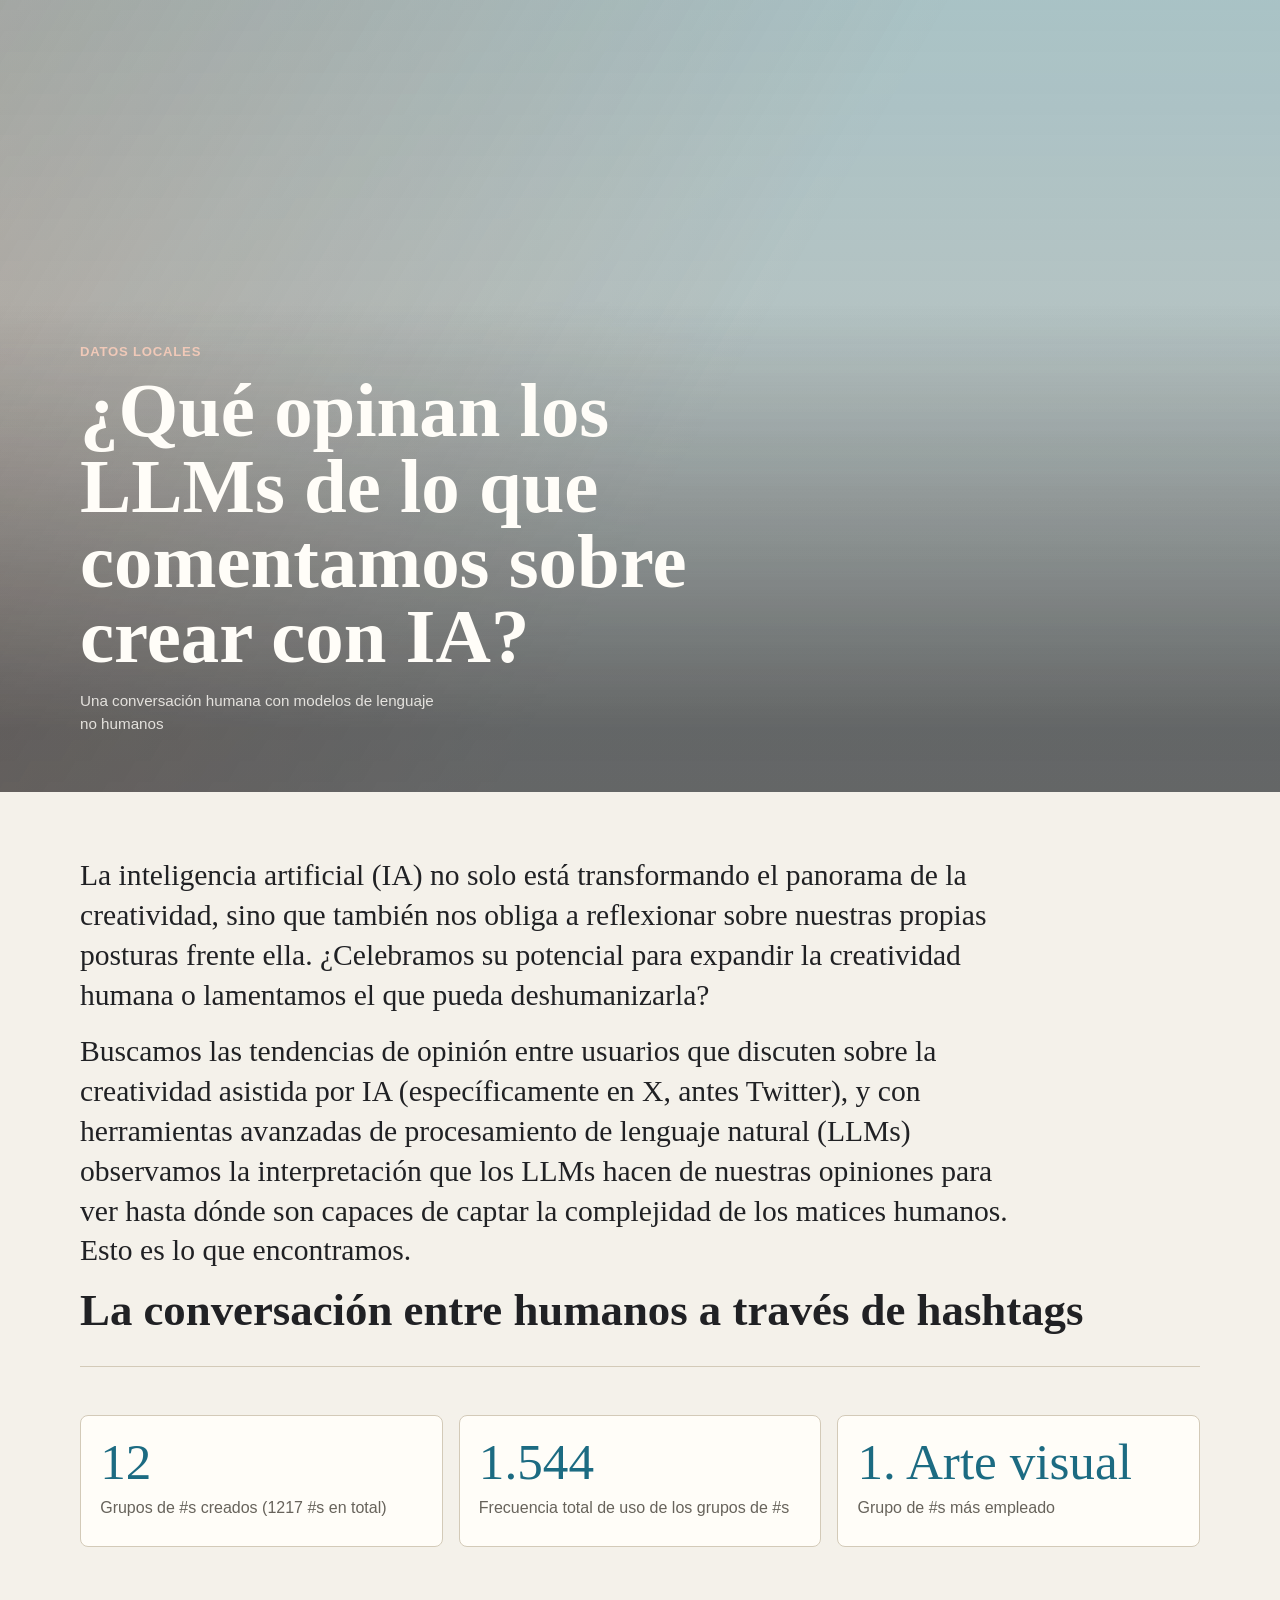
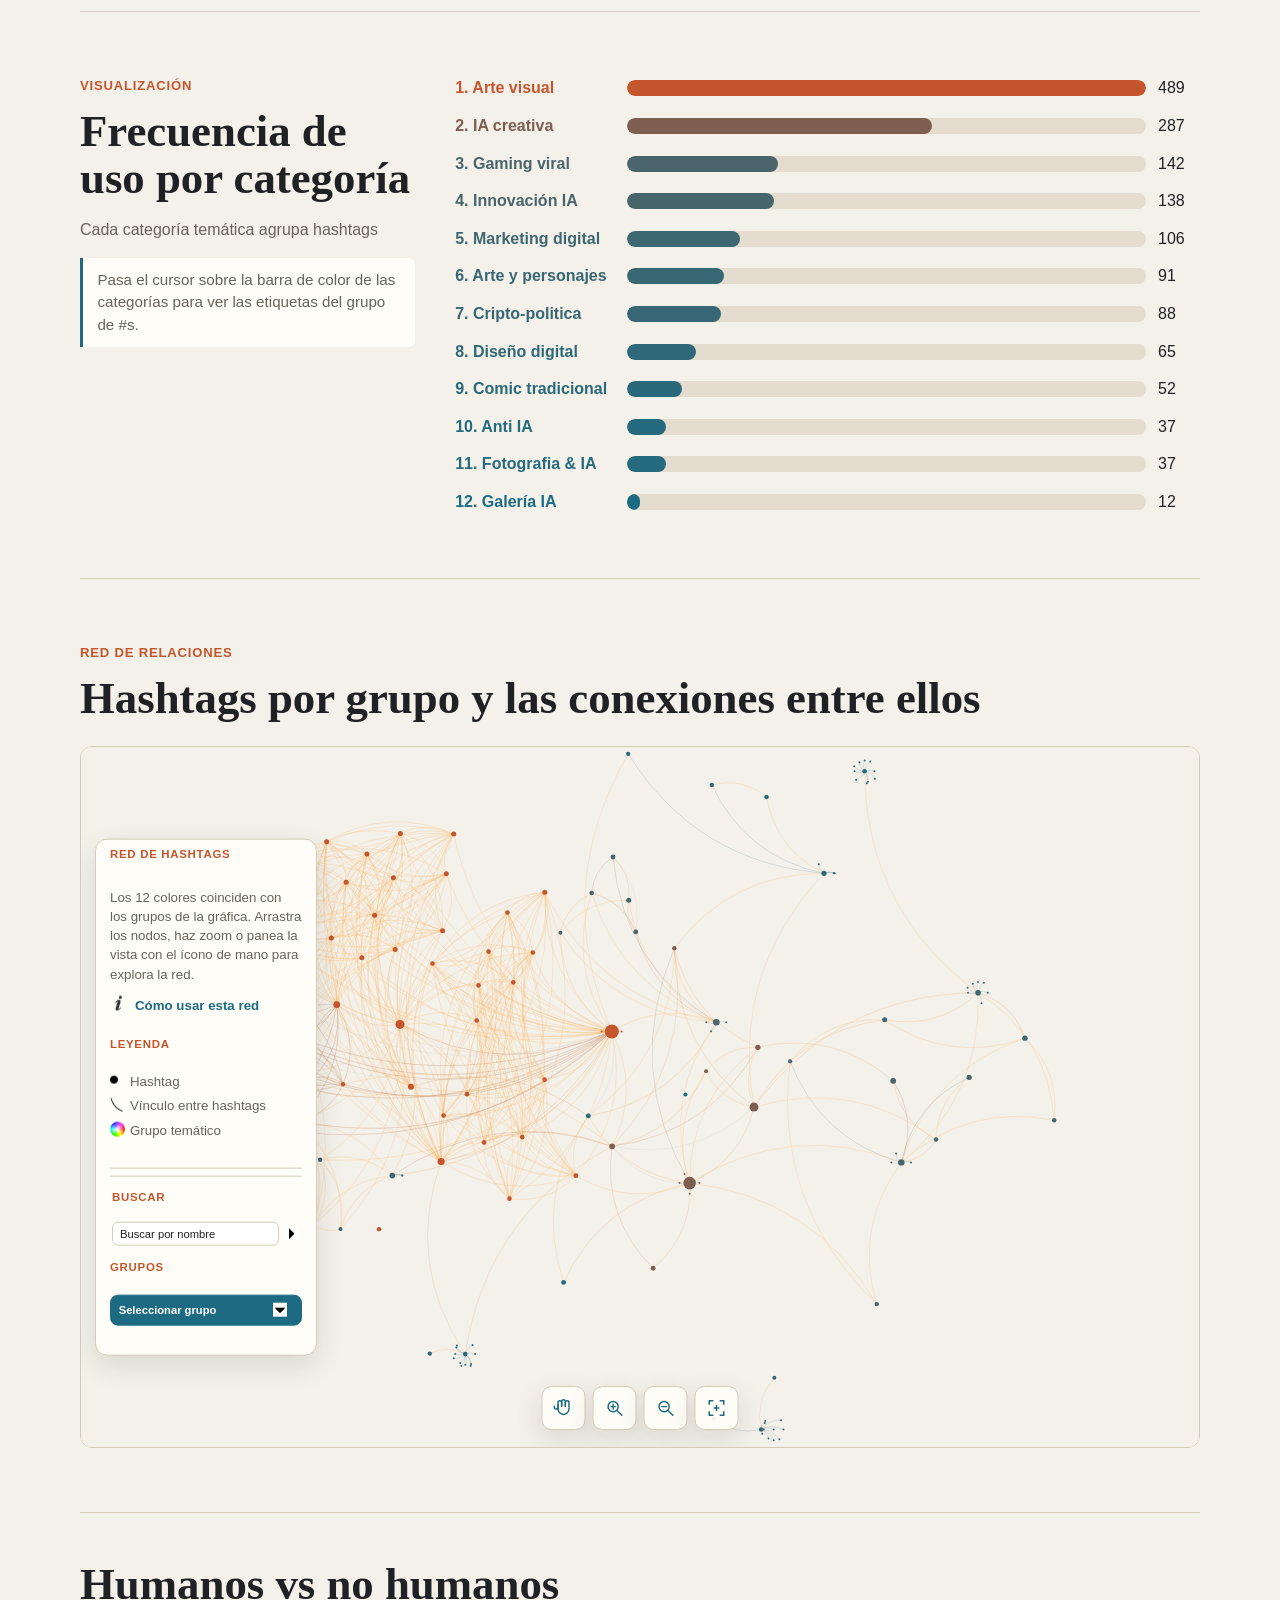
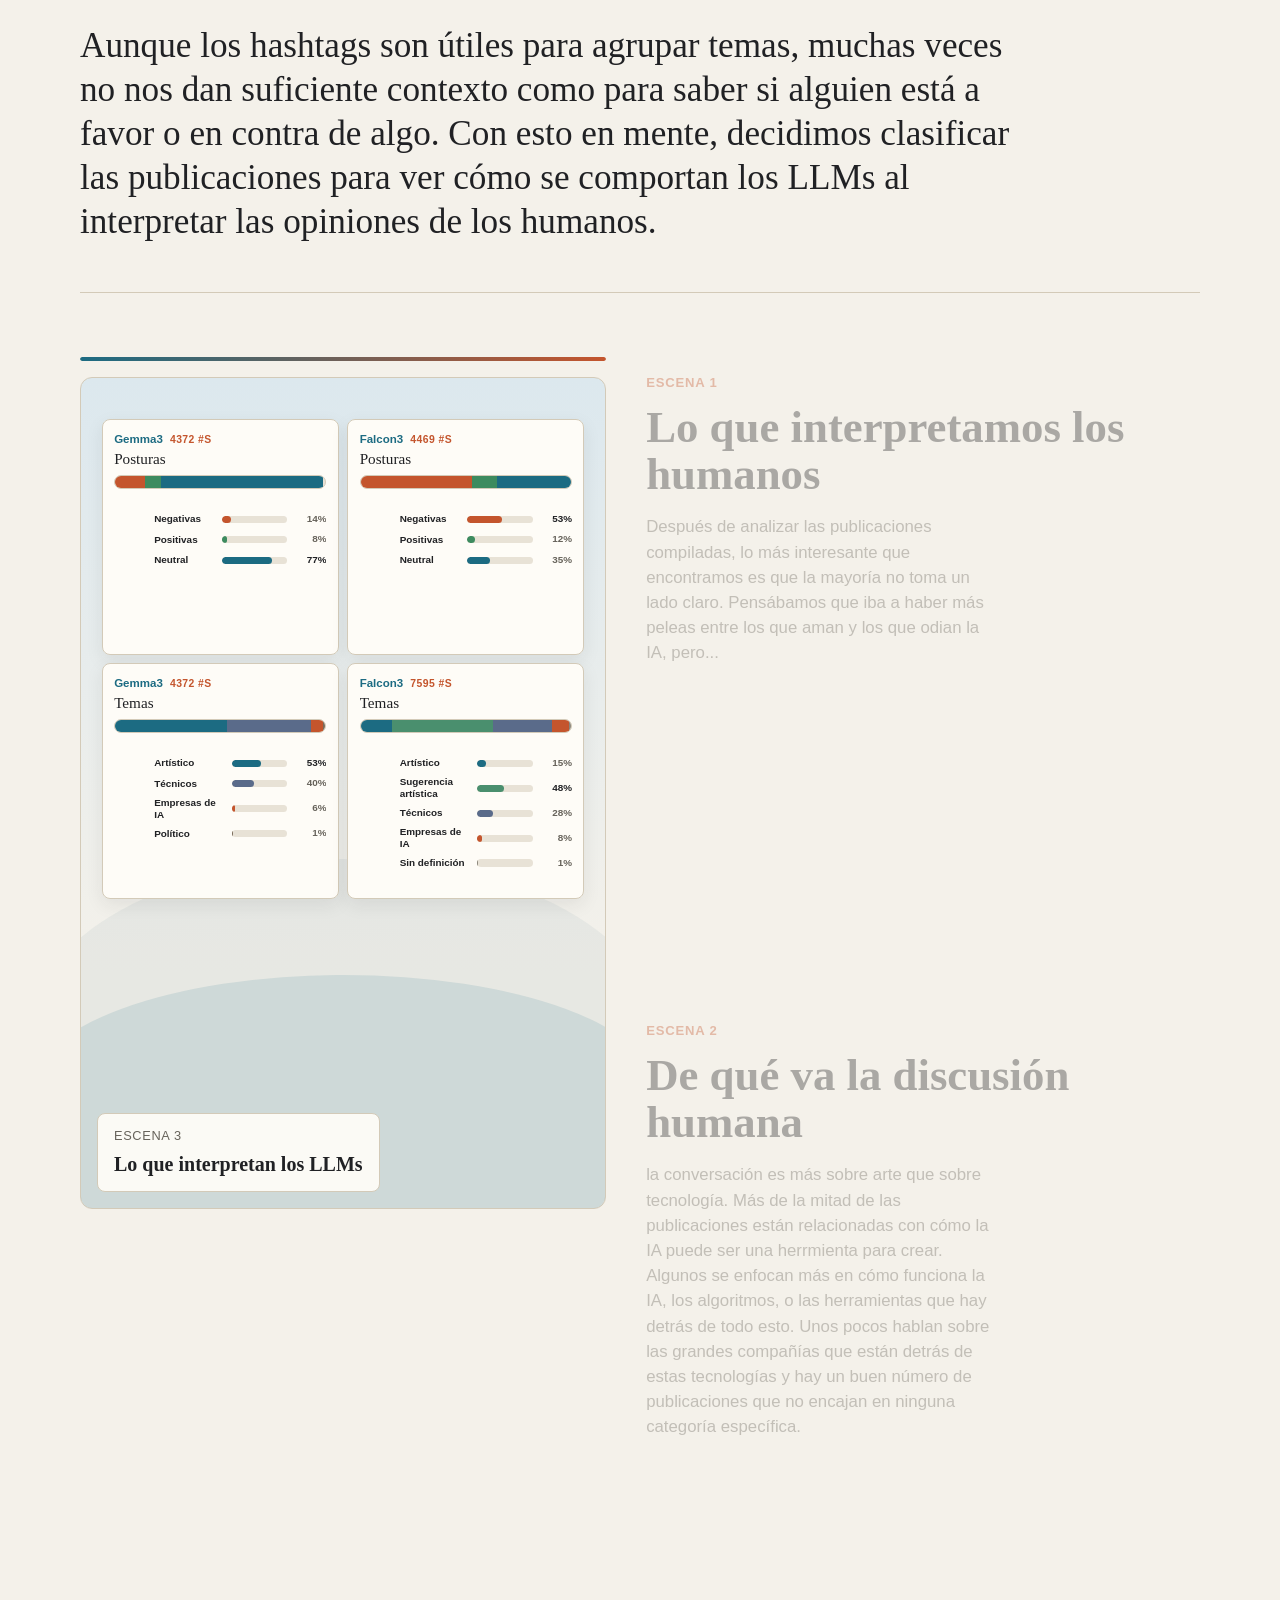
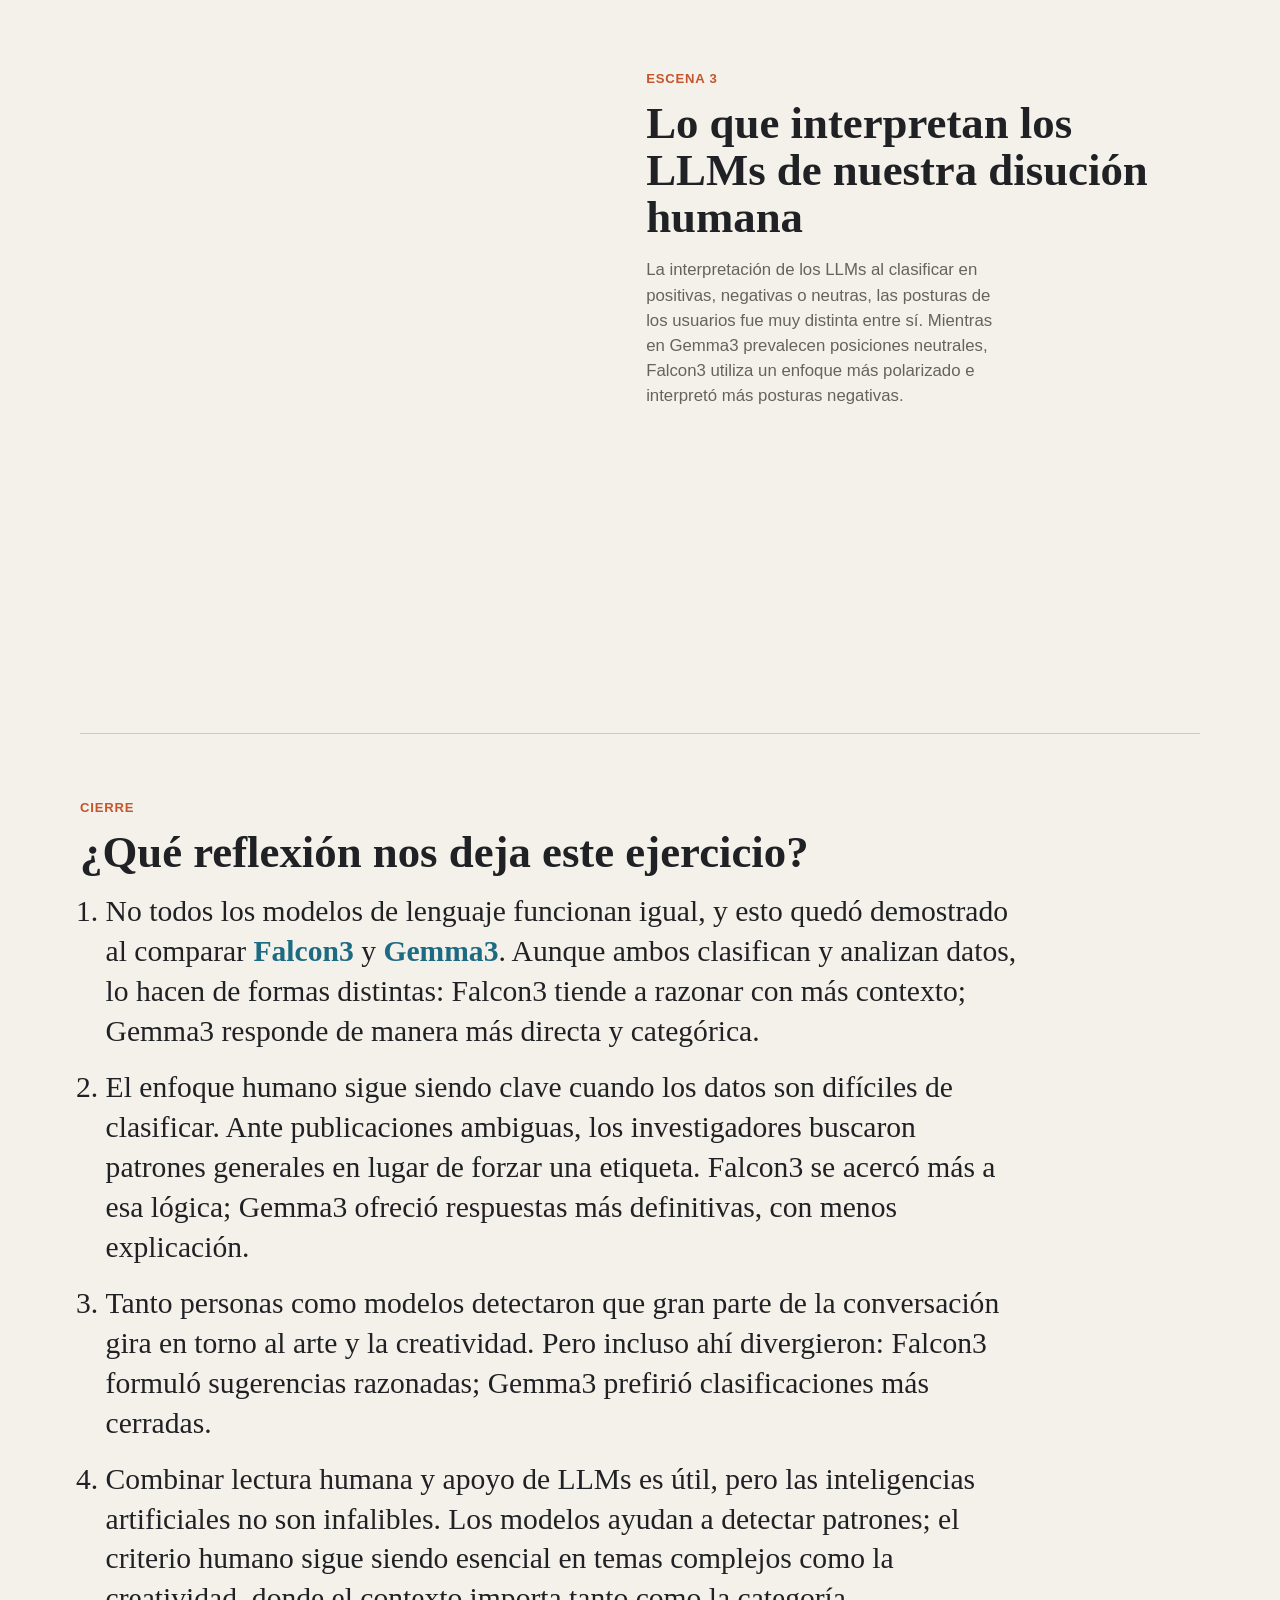
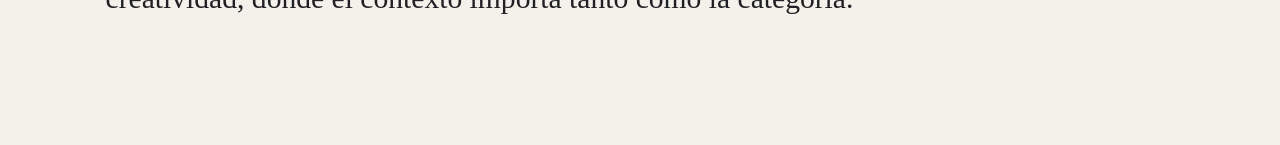
<file: index.html>
<!doctype html>
<html lang="es">
  <head>
    <meta charset="utf-8">
    <meta name="viewport" content="width=device-width, initial-scale=1">
    <title>¿Qué opina la IA de lo que opinamos sobre crear con IA?</title>
    <link rel="stylesheet" href="style.css">
  </head>
  <body>
    <header class="portada">
      <div class="portada-fondo" aria-hidden="true">
        <span class="capa capa-1"></span>
        <span class="capa capa-2"></span>
        <span class="capa capa-3"></span>
      </div>
      <div class="portada-texto">
        <p class="etiqueta">Datos locales</p>
        <h1>¿Qué opinan los LLMs de lo que comentamos sobre crear con IA?</h1>
        <p class="meta">Una conversación humana con modelos de lenguaje no humanos</p>
      </div>
    </header>

    <main>
      <section class="intro">
        <p class="lead">
          La inteligencia artificial (IA) no solo está transformando el panorama de la creatividad, sino que también nos obliga a reflexionar sobre nuestras propias posturas frente ella. ¿Celebramos su potencial para expandir la creatividad humana o lamentamos el que pueda deshumanizarla?
        </p>
        <p class="lead">
          Buscamos las tendencias de opinión entre usuarios que discuten sobre la creatividad asistida por IA (específicamente en X, antes Twitter), y con herramientas avanzadas de procesamiento de lenguaje natural
          (LLMs) observamos la interpretación que los LLMs hacen de nuestras opiniones para ver hasta dónde son capaces de captar la complejidad de los matices humanos. Esto es lo que encontramos.
        </p>
        <h2>La conversación entre humanos a través de hashtags</h2>
      </section>

      <section class="panel-resumen" aria-label="Resumen de datos">
        <article>
          <span id="total-registros">0</span>
          <p>Grupos de #s creados (1217 #s en total)</p>
        </article>
        <article>
          <span id="valor-total">0</span>
          <p>Frecuencia total de uso de los grupos de #s</p>
        </article>
        <article>
          <span id="categoria-mayor">-</span>
          <p>Grupo de #s más empleado</p>
        </article>
      </section>

      <section class="contenedor-viz">
        <div>
          <p class="etiqueta">Visualización</p>
          <h2>Frecuencia de uso por categoría</h2>
          <p>
            Cada categoría temática agrupa hashtags
          </p>
          <p class="texto-apoyo">
            Pasa el cursor sobre la barra de color de las categorías para ver las etiquetas del grupo de #s.
          </p>
        </div>
        <div id="grafica" class="grafica" aria-live="polite"></div>
      </section>

      <section class="contenedor-red" aria-label="Red interactiva de hashtags">
        <p class="etiqueta">Red de relaciones</p>
        <h2>Hashtags por grupo y las conexiones entre ellos</h2>
        <iframe
          class="modulo-red-frame"
          src="network/embed.html"
          title="Red interactiva de hashtags y categorías"
          loading="lazy"
        ></iframe>
      </section>

      <section class="bloque-lectura">
        <h2>Humanos vs no humanos</h2>
        <p class="lectura">
          Aunque los hashtags son útiles para agrupar temas, muchas veces no nos dan suficiente contexto como para saber si alguien está a favor o en contra de algo. Con esto en mente, decidimos clasificar las publicaciones para ver cómo se comportan los LLMs al interpretar las opiniones de los humanos.
        </p>
      </section>

      <section class="relato" aria-label="Relato con paralaje">
        <div class="escena" aria-hidden="true">
          <div class="progreso">
            <span id="barra-progreso"></span>
          </div>

          <div class="lienzo" id="lienzo" data-escena="territorio">
            <div class="sol"></div>
            <div class="montana montana-fondo"></div>
            <div class="montana montana-frente"></div>

            <div class="grafico-llms" role="img" aria-label="Comparación Gemma3 y Falcon3 en posturas y temas">
              <div class="grafico-llms-grid">
                <article class="panel-llm">
                  <header class="panel-llm-encabezado">
                    <p class="panel-llm-modelo"><span class="mencion-llm">Gemma3</span></p>
                    <p class="panel-llm-muestra">4372 #s</p>
                    <p class="panel-llm-subtitulo">Posturas</p>
                  </header>
                  <div class="panel-llm-apilado">
                    <span class="segmento segmento-negativa" style="width: 14%" title="Negativas 14%"></span>
                    <span class="segmento segmento-positiva" style="width: 8%" title="Positivas 8%"></span>
                    <span class="segmento segmento-neutral" style="width: 77%" title="Neutral 77%"></span>
                  </div>
                  <ul class="panel-llm-lista">
                    <li class="postura postura-negativa">
                      <span class="postura-nombre">Negativas</span>
                      <span class="postura-riel" aria-hidden="true"><span style="width: 14%"></span></span>
                      <span class="postura-pct">14%</span>
                    </li>
                    <li class="postura postura-positiva">
                      <span class="postura-nombre">Positivas</span>
                      <span class="postura-riel" aria-hidden="true"><span style="width: 8%"></span></span>
                      <span class="postura-pct">8%</span>
                    </li>
                    <li class="postura postura-neutral postura-destacada">
                      <span class="postura-nombre">Neutral</span>
                      <span class="postura-riel" aria-hidden="true"><span style="width: 77%"></span></span>
                      <span class="postura-pct">77%</span>
                    </li>
                  </ul>
                </article>

                <article class="panel-llm">
                  <header class="panel-llm-encabezado">
                    <p class="panel-llm-modelo"><span class="mencion-llm">Falcon3</span></p>
                    <p class="panel-llm-muestra">4469 #s</p>
                    <p class="panel-llm-subtitulo">Posturas</p>
                  </header>
                  <div class="panel-llm-apilado">
                    <span class="segmento segmento-negativa" style="width: 53%" title="Negativas 53%"></span>
                    <span class="segmento segmento-positiva" style="width: 12%" title="Positivas 12%"></span>
                    <span class="segmento segmento-neutral" style="width: 35%" title="Neutral 35%"></span>
                  </div>
                  <ul class="panel-llm-lista">
                    <li class="postura postura-negativa postura-destacada">
                      <span class="postura-nombre">Negativas</span>
                      <span class="postura-riel" aria-hidden="true"><span style="width: 53%"></span></span>
                      <span class="postura-pct">53%</span>
                    </li>
                    <li class="postura postura-positiva">
                      <span class="postura-nombre">Positivas</span>
                      <span class="postura-riel" aria-hidden="true"><span style="width: 12%"></span></span>
                      <span class="postura-pct">12%</span>
                    </li>
                    <li class="postura postura-neutral">
                      <span class="postura-nombre">Neutral</span>
                      <span class="postura-riel" aria-hidden="true"><span style="width: 35%"></span></span>
                      <span class="postura-pct">35%</span>
                    </li>
                  </ul>
                </article>

                <article class="panel-llm">
                  <header class="panel-llm-encabezado">
                    <p class="panel-llm-modelo"><span class="mencion-llm">Gemma3</span></p>
                    <p class="panel-llm-muestra">4372 #s</p>
                    <p class="panel-llm-subtitulo">Temas</p>
                  </header>
                  <div class="panel-llm-apilado">
                    <span class="segmento segmento-arte" style="width: 53%" title="Artístico 53%"></span>
                    <span class="segmento segmento-tecnico" style="width: 40%" title="Técnicos 40%"></span>
                    <span class="segmento segmento-empresas" style="width: 6%" title="Empresas de IA 6%"></span>
                    <span class="segmento segmento-politico" style="width: 1%" title="Político 1%"></span>
                  </div>
                  <ul class="panel-llm-lista">
                    <li class="tema tema-arte tema-destacado">
                      <span class="tema-nombre">Artístico</span>
                      <span class="tema-riel" aria-hidden="true"><span style="width: 53%"></span></span>
                      <span class="tema-pct">53%</span>
                    </li>
                    <li class="tema tema-tecnico">
                      <span class="tema-nombre">Técnicos</span>
                      <span class="tema-riel" aria-hidden="true"><span style="width: 40%"></span></span>
                      <span class="tema-pct">40%</span>
                    </li>
                    <li class="tema tema-empresas">
                      <span class="tema-nombre">Empresas de IA</span>
                      <span class="tema-riel" aria-hidden="true"><span style="width: 6%"></span></span>
                      <span class="tema-pct">6%</span>
                    </li>
                    <li class="tema tema-politico">
                      <span class="tema-nombre">Político</span>
                      <span class="tema-riel" aria-hidden="true"><span style="width: 1%"></span></span>
                      <span class="tema-pct">1%</span>
                    </li>
                  </ul>
                </article>

                <article class="panel-llm">
                  <header class="panel-llm-encabezado">
                    <p class="panel-llm-modelo"><span class="mencion-llm">Falcon3</span></p>
                    <p class="panel-llm-muestra">7595 #s</p>
                    <p class="panel-llm-subtitulo">Temas</p>
                  </header>
                  <div class="panel-llm-apilado">
                    <span class="segmento segmento-arte" style="width: 15%" title="Artístico 15%"></span>
                    <span class="segmento segmento-sugerencia" style="width: 48%" title="Sugerencia artística 48%"></span>
                    <span class="segmento segmento-tecnico" style="width: 28%" title="Técnicos 28%"></span>
                    <span class="segmento segmento-empresas" style="width: 8%" title="Empresas de IA 8%"></span>
                    <span class="segmento segmento-indefinido" style="width: 1%" title="Sin definición 1%"></span>
                  </div>
                  <ul class="panel-llm-lista">
                    <li class="tema tema-arte">
                      <span class="tema-nombre">Artístico</span>
                      <span class="tema-riel" aria-hidden="true"><span style="width: 15%"></span></span>
                      <span class="tema-pct">15%</span>
                    </li>
                    <li class="tema tema-sugerencia tema-destacado">
                      <span class="tema-nombre">Sugerencia artística</span>
                      <span class="tema-riel" aria-hidden="true"><span style="width: 48%"></span></span>
                      <span class="tema-pct">48%</span>
                    </li>
                    <li class="tema tema-tecnico">
                      <span class="tema-nombre">Técnicos</span>
                      <span class="tema-riel" aria-hidden="true"><span style="width: 28%"></span></span>
                      <span class="tema-pct">28%</span>
                    </li>
                    <li class="tema tema-empresas">
                      <span class="tema-nombre">Empresas de IA</span>
                      <span class="tema-riel" aria-hidden="true"><span style="width: 8%"></span></span>
                      <span class="tema-pct">8%</span>
                    </li>
                    <li class="tema tema-indefinido">
                      <span class="tema-nombre">Sin definición</span>
                      <span class="tema-riel" aria-hidden="true"><span style="width: 1%"></span></span>
                      <span class="tema-pct">1%</span>
                    </li>
                  </ul>
                </article>
              </div>
            </div>

            <div class="grafico-posturas" role="img" aria-label="De 711 publicaciones: Neutral 86%, Negativas 8%, Positivas 6%">
              <header class="grafico-posturas-encabezado">
                <p class="grafico-posturas-muestra">711 publicaciones</p>
                <p class="grafico-posturas-subtitulo">Posturas en la conversación</p>
              </header>

              <div class="grafico-posturas-apilado">
                <span class="segmento segmento-neutral" style="width: 86%" title="Neutral 86%"></span>
                <span class="segmento segmento-negativa" style="width: 8%" title="Negativas 8%"></span>
                <span class="segmento segmento-positiva" style="width: 6%" title="Positivas 6%"></span>
              </div>

              <ul class="grafico-posturas-lista">
                <li class="postura postura-neutral">
                  <span class="postura-nombre">Neutral</span>
                  <span class="postura-riel" aria-hidden="true"><span style="width: 86%"></span></span>
                  <span class="postura-pct">86%</span>
                </li>
                <li class="postura postura-negativa">
                  <span class="postura-nombre">Negativas</span>
                  <span class="postura-riel" aria-hidden="true"><span style="width: 8%"></span></span>
                  <span class="postura-pct">8%</span>
                </li>
                <li class="postura postura-positiva">
                  <span class="postura-nombre">Positivas</span>
                  <span class="postura-riel" aria-hidden="true"><span style="width: 6%"></span></span>
                  <span class="postura-pct">6%</span>
                </li>
              </ul>
            </div>

            <div class="grafico-temas" role="img" aria-label="De 5337 publicaciones: Arte y creatividad 56%, Aspectos técnicos 17%, Empresas de IA 4%, Sin definición clara 22%">
              <header class="grafico-temas-encabezado">
                <p class="grafico-temas-muestra">5337 publicaciones</p>
                <p class="grafico-temas-subtitulo">Temas de la conversación</p>
              </header>

              <div class="grafico-temas-apilado">
                <span class="segmento segmento-arte" style="width: 56%" title="Arte y creatividad 56%"></span>
                <span class="segmento segmento-tecnico" style="width: 17%" title="Aspectos técnicos 17%"></span>
                <span class="segmento segmento-empresas" style="width: 4%" title="Empresas de IA 4%"></span>
                <span class="segmento segmento-indefinido" style="width: 22%" title="Sin definición clara 22%"></span>
              </div>

              <ul class="grafico-temas-lista">
                <li class="tema tema-arte">
                  <span class="tema-nombre">Arte y creatividad</span>
                  <span class="tema-riel" aria-hidden="true"><span style="width: 56%"></span></span>
                  <span class="tema-pct">56%</span>
                </li>
                <li class="tema tema-tecnico">
                  <span class="tema-nombre">Aspectos técnicos</span>
                  <span class="tema-riel" aria-hidden="true"><span style="width: 17%"></span></span>
                  <span class="tema-pct">17%</span>
                </li>
                <li class="tema tema-empresas">
                  <span class="tema-nombre">Empresas de IA</span>
                  <span class="tema-riel" aria-hidden="true"><span style="width: 4%"></span></span>
                  <span class="tema-pct">4%</span>
                </li>
                <li class="tema tema-indefinido">
                  <span class="tema-nombre">Sin definición clara</span>
                  <span class="tema-riel" aria-hidden="true"><span style="width: 22%"></span></span>
                  <span class="tema-pct">22%</span>
                </li>
              </ul>
            </div>

            <div class="rotulo">
              <p id="rotulo-etapa">Escena 1</p>
              <strong id="rotulo-titulo">Lo que interpretamos los humanos</strong>
            </div>
          </div>
        </div>

        <article class="pasos">
          <section class="paso activo" data-escena="territorio" data-etapa="Escena 1" data-titulo="Lo que interpretamos los humanos">
            <p class="etiqueta">Escena 1</p>
            <h2>Lo que interpretamos los humanos</h2>
            <p>
              Después de analizar las publicaciones compiladas, lo más interesante que encontramos es que la mayoría no toma un lado claro. Pensábamos que iba a haber más peleas entre los que aman y los que odian la IA, pero...
            </p>
          </section>

          <section class="paso" data-escena="cambio" data-etapa="Escena 2" data-titulo="De qué va la discusión humana">
            <p class="etiqueta">Escena 2</p>
            <h2>De qué va la discusión humana</h2>
            <p>
              la conversación es más sobre arte que sobre tecnología. Más de la mitad de las publicaciones están relacionadas con cómo la IA puede ser una herrmienta para crear. Algunos se enfocan más en cómo funciona la IA, los algoritmos, o las herramientas que hay detrás de todo esto. Unos pocos hablan sobre las grandes compañías que están detrás de estas tecnologías y hay un buen número de publicaciones que no encajan en ninguna categoría específica.
            </p>
          </section>

          <section class="paso" data-escena="contraste" data-etapa="Escena 3" data-titulo="Lo que interpretan los LLMs">
            <p class="etiqueta">Escena 3</p>
            <h2>Lo que interpretan los LLMs de nuestra disución humana</h2>
            <p>
              La interpretación de los LLMs al clasificar en positivas, negativas o neutras, las posturas de los usuarios fue muy distinta entre sí. Mientras en Gemma3 prevalecen posiciones neutrales, Falcon3 utiliza un enfoque más polarizado e interpretó más posturas negativas.
            </p>
          </section>
        </article>
      </section>

      <section class="intro cierre">
        <p class="etiqueta">Cierre</p>
        <h2>¿Qué reflexión nos deja este ejercicio?</h2>
        <ol class="cierre-lista">
          <li>
            No todos los modelos de lenguaje funcionan igual, y esto quedó demostrado al comparar
            <span class="mencion-llm">Falcon3</span> y <span class="mencion-llm">Gemma3</span>.
            Aunque ambos clasifican y analizan datos, lo hacen de formas distintas: Falcon3 tiende a
            razonar con más contexto; Gemma3 responde de manera más directa y categórica.
          </li>
          <li>
            El enfoque humano sigue siendo clave cuando los datos son difíciles de clasificar. Ante
            publicaciones ambiguas, los investigadores buscaron patrones generales en lugar de forzar
            una etiqueta. Falcon3 se acercó más a esa lógica; Gemma3 ofreció respuestas más definitivas,
            con menos explicación.
          </li>
          <li>
            Tanto personas como modelos detectaron que gran parte de la conversación gira en torno al
            arte y la creatividad. Pero incluso ahí divergieron: Falcon3 formuló sugerencias razonadas;
            Gemma3 prefirió clasificaciones más cerradas.
          </li>
          <li>
            Combinar lectura humana y apoyo de LLMs es útil, pero las inteligencias artificiales no son
            infalibles. Los modelos ayudan a detectar patrones; el criterio humano sigue siendo esencial
            en temas complejos como la creatividad, donde el contexto importa tanto como la categoría.
          </li>
        </ol>
      </section>
    </main>

    <script src="script.js"></script>
  </body>
</html>
</file>
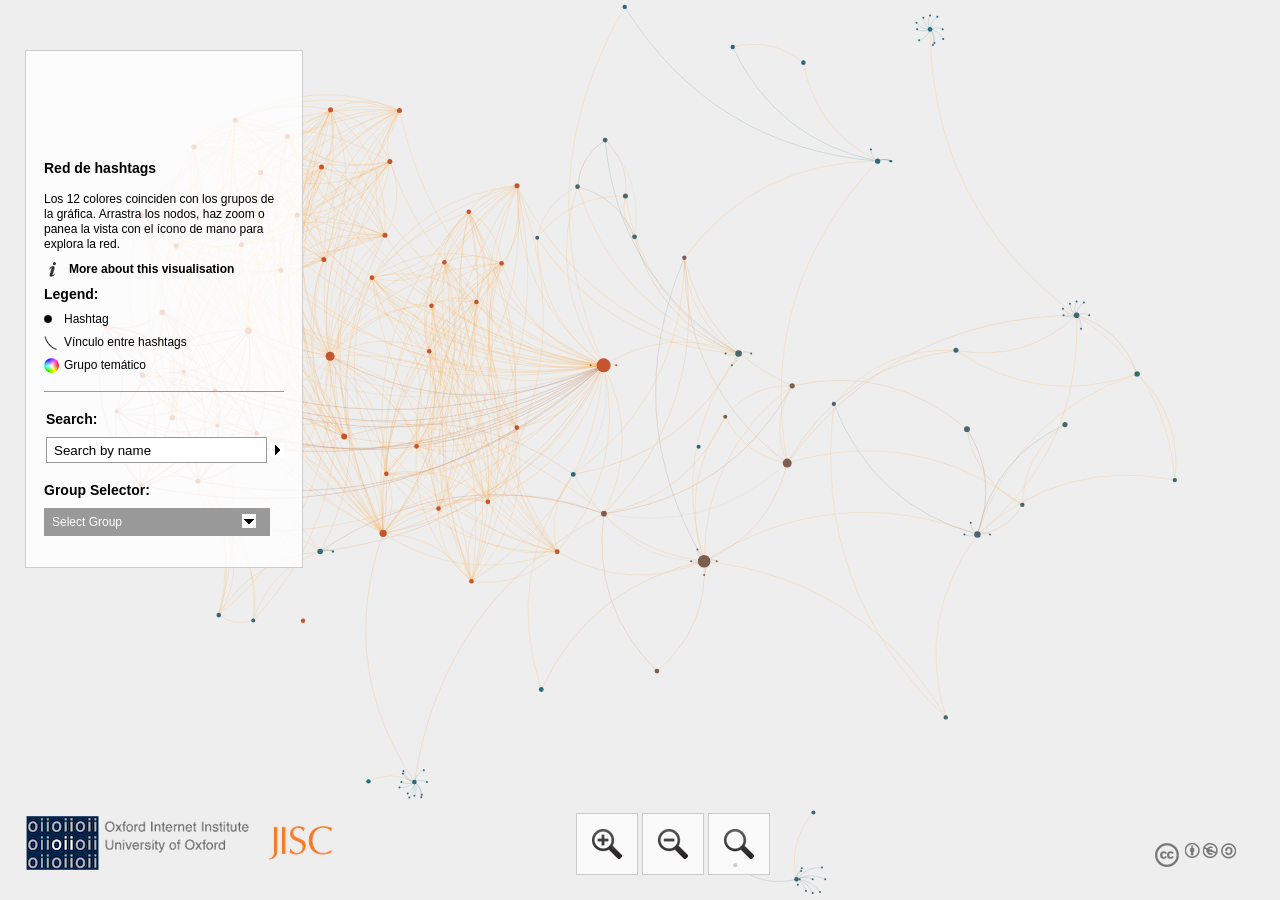
<file: network/index.html>
<!DOCTYPE html>
<html xmlns="http://www.w3.org/1999/xhtml" xml:lang="en-gb" lang="en" xmlns:og="http://opengraphprotocol.org/schema/" xmlns:fb="http://www.facebook.com/2008/fbml" itemscope itemtype="http://schema.org/Map">

<head>
<title>OII Network Visualisation Example</title>
<meta http-equiv="Content-Type" content="text/html; charset=UTF-8" />
<meta charset="utf-8">
<meta name="viewport" content="width=device-width,height=device-height,initial-scale=1,user-scalable=no" />
<meta http-equiv="X-UA-Compatible" content="IE=Edge" />


<!--[if IE]><script type="text/javascript" src="js/excanvas.js"></script><![endif]--> <!-- js/default.js -->
  <script src="js/jquery/jquery.min.js" type="text/javascript"></script>
  <script src="js/sigma/sigma.min.js" type="text/javascript" language="javascript"></script>
    <script src="js/sigma/sigma.parseJson.js" type="text/javascript" language="javascript"></script>
  <script src="js/fancybox/jquery.fancybox.pack.js" type="text/javascript" language="javascript"></script>
  <script src="js/main.js" type="text/javascript" language="javascript"></script>

  <link rel="stylesheet" type="text/css" href="js/fancybox/jquery.fancybox.css"/>
  <link rel="stylesheet" href="css/style.css" type="text/css" media="screen" />
  <link rel="stylesheet" media="screen and (max-height: 770px)" href="css/tablet.css" />
</head>


<body>
  <div class="sigma-parent">
    <div class="sigma-expand" id="sigma-canvas"></div>
  </div>
<div id="mainpanel">
  <div class="col">
		<div id="maintitle"></div>
    <div id="title"></div>
    <div id="titletext"></div>
    <div class="info cf">
      <dl>
        <dt class="moreinformation"></dt>
        <dd class="line"><a href="#information" class="line fb">More about this visualisation</a></dd>
      </dl>
    </div>
<div id="legend">
	<div class="box">
		<h2>Legend:</h2>
		<dl>
		<dt class="node"></dt>
		<dd></dd>
		<dt class="edge"></dt>
		<dd></dd>
		<dt class="colours"></dt>
		<dd></dd>		
		</dl>
	</div>
</div> 
    <div class="b1">
    <form>
      <div id="search" class="cf"><h2>Search:</h2>
        <input type="text" name="search" value="Search by name" class="empty"/><div class="state"></div>
        <div class="results"></div>
      </div>
      <div class="cf" id="attributeselect"><h2>Group Selector:</h2>
        <div class="select">Select Group</div>
	<div class="list cf"></div>
      </div>
    </form>
    </div>
  </div>
  <div id="information">
  </div>
</div>
	<div id="zoom">
  		<div class="z" rel="in"></div> <div class="z" rel="out"></div> <div class="z" rel="center"></div>
	</div>
	<div id="copyright">
		<a rel="license" href="http://creativecommons.org/licenses/by-nc-sa/3.0/"><img alt="Creative Commons License" style="border-width:0" src="images/CC.png" /></a></div>
	</div>
<div id="attributepane">
<div class="text">
	<div title="Close" class="left-close returntext"><div class="c cf"><span>Return to the full network</span></div></div>	
<div class="headertext">
	<span>Information Pane</span>
</div>	
  <div class="nodeattributes">
    <div class="name"></div>
	<div class="data"></div>
    <div class="p">Connections:</div>
    <div class="link">
      <ul>
      </ul>
    </div>
  </div>
	</div>
</div>
<div id="developercontainer">
	<a href="http://www.oii.ox.ac.uk" title="Oxford Internet Institute"><div id="oii"><span>OII</span></div></a>
	<a href="http://jisc.ac.uk" title="JISC"><div id="jisc"><span>JISC</span></div></a>	
</div>
<script type="text/javascript">

  var _gaq = _gaq || [];
  _gaq.push(['_setAccount', 'UA-21293169-4']);
  _gaq.push(['_setDomainName', 'none']);
  _gaq.push(['_setAllowLinker', true]);
  _gaq.push(['_trackPageview']);

  (function() {
    var ga = document.createElement('script'); ga.type = 'text/javascript'; ga.async = true;
    ga.src = ('https:' == document.location.protocol ? 'https://ssl' : 'http://www') + '.google-analytics.com/ga.js';
    var s = document.getElementsByTagName('script')[0]; s.parentNode.insertBefore(ga, s);
  })();

</script>
</body>
</html>
</file>
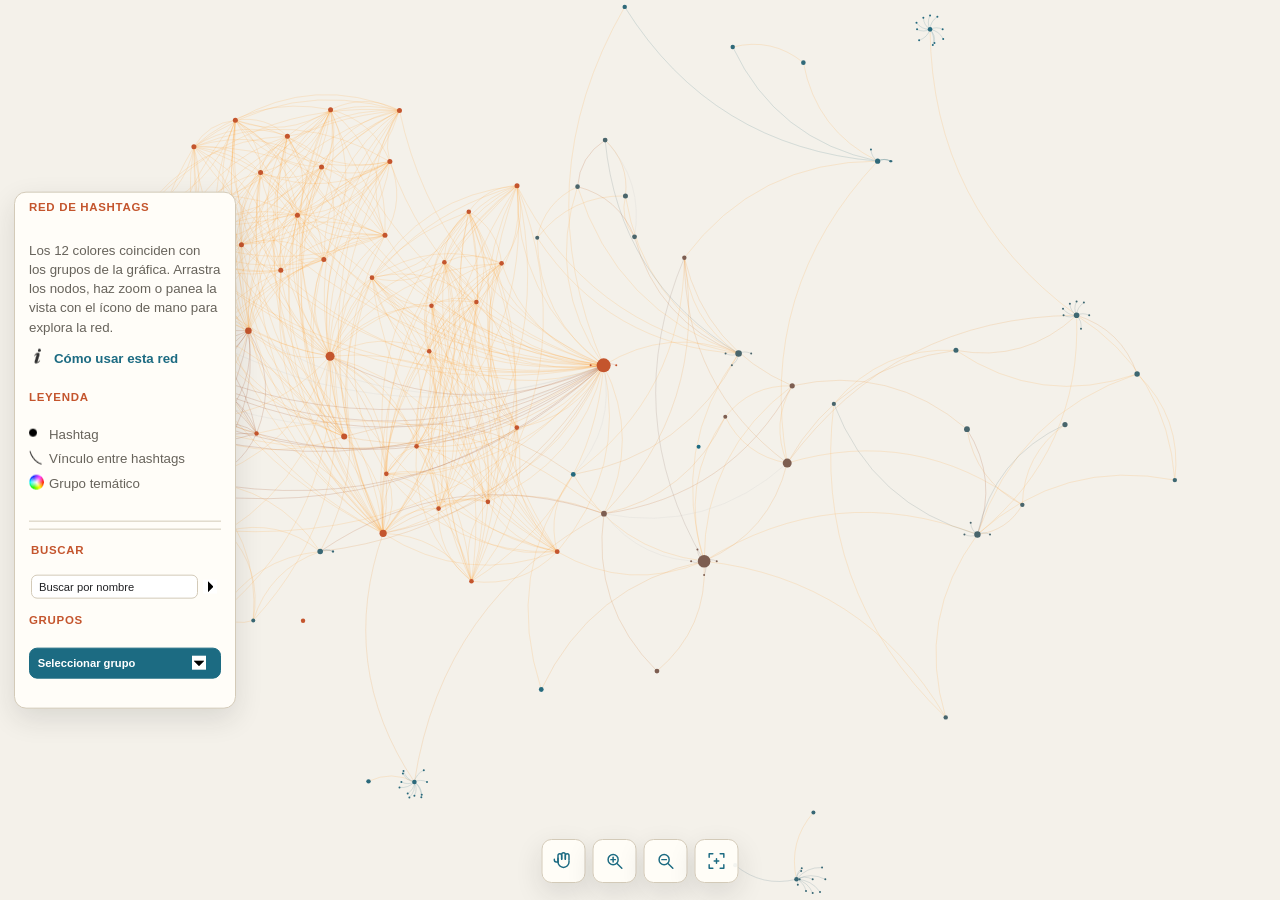
<file: network/embed.html>
<!DOCTYPE html>
<html lang="es">
<head>
  <meta charset="utf-8">
  <meta name="viewport" content="width=device-width, initial-scale=1">
  <title>Red interactiva</title>
  <script src="js/jquery/jquery.min.js"></script>
  <script src="js/sigma/sigma.min.js"></script>
  <script src="js/sigma/sigma.parseJson.js"></script>
  <script src="js/fancybox/jquery.fancybox.pack.js"></script>
  <script src="js/main.js?v=7"></script>
  <link rel="stylesheet" href="js/fancybox/jquery.fancybox.css">
  <link rel="stylesheet" href="css/style.css">
  <link rel="stylesheet" href="css/tema-sitio.css?v=11">
  <link rel="stylesheet" href="css/tablet.css" media="screen and (max-height: 770px)">
</head>
<body>
  <div class="sigma-parent">
    <div class="sigma-expand" id="sigma-canvas"></div>
  </div>
  <div id="mainpanel">
    <div class="col">
      <div id="maintitle"></div>
      <div id="title"></div>
      <div id="titletext"></div>
      <div class="info cf">
        <dl>
          <dt class="moreinformation"></dt>
          <dd class="line"><a href="#information" class="line fb">Cómo usar esta red</a></dd>
        </dl>
      </div>
      <div id="legend">
        <div class="box">
          <h2>Leyenda</h2>
          <dl>
            <dt class="node"></dt>
            <dd></dd>
            <dt class="edge"></dt>
            <dd></dd>
            <dt class="colours"></dt>
            <dd></dd>
          </dl>
        </div>
      </div>
      <div class="b1">
        <form>
          <div id="search" class="cf">
            <h2>Buscar</h2>
            <input type="text" name="search" value="Buscar por nombre" class="empty">
            <div class="state"></div>
            <div class="results"></div>
          </div>
          <div class="cf" id="attributeselect">
            <h2>Grupos</h2>
            <div class="select">Seleccionar grupo</div>
            <div class="list cf"></div>
          </div>
        </form>
      </div>
    </div>
    <div id="information"></div>
  </div>
  <div id="herramientas-mapa">
    <button
      type="button"
      id="btn-pan"
      class="herramienta-mapa"
      aria-pressed="false"
      aria-label="Desplazar mapa: activar para arrastrar la vista"
      title="Desplazar mapa"
    >
      <span class="icono-mano" aria-hidden="true"></span>
    </button>
    <div id="zoom">
      <div class="z herramienta-mapa" rel="in" title="Acercar" aria-label="Acercar">
        <span class="icono-zoom-in" aria-hidden="true"></span>
      </div>
      <div class="z herramienta-mapa" rel="out" title="Alejar" aria-label="Alejar">
        <span class="icono-zoom-out" aria-hidden="true"></span>
      </div>
      <div class="z herramienta-mapa" rel="center" title="Escala 1:1" aria-label="Restablecer escala 1:1">
        <span class="icono-zoom-reset" aria-hidden="true"></span>
      </div>
    </div>
  </div>
  <div id="attributepane">
    <div class="text">
      <div title="Cerrar" class="left-close returntext">
        <div class="c cf"><span>Volver a la red completa</span></div>
      </div>
      <div class="headertext">
        <span>Panel de información</span>
      </div>
      <div class="nodeattributes">
        <div class="name"></div>
        <div class="data"></div>
        <div class="p">Conexiones:</div>
        <div class="link">
          <ul></ul>
        </div>
      </div>
    </div>
  </div>
</body>
</html>
</file>
<file: style.css>
:root {
  --fondo: #f4f1ea;
  --texto: #202124;
  --muted: #67635b;
  --linea: #d3cab8;
  --panel: #fffdf8;
  --acento: #1c6b82;
  --acento-2: #c4552d;
  --portada-overlay: rgba(20, 24, 28, 0.55);
}

* {
  box-sizing: border-box;
}

body {
  margin: 0;
  background: var(--fondo);
  color: var(--texto);
  font-family: Inter, Arial, sans-serif;
  line-height: 1.5;
}

h1,
h2,
p {
  margin: 0;
}

.etiqueta {
  margin: 0 0 0.75rem;
  color: var(--acento-2);
  font-size: 0.82rem;
  font-weight: 800;
  letter-spacing: 0.06em;
  text-transform: uppercase;
}

h1 {
  max-width: 18ch;
  font-family: Georgia, "Times New Roman", serif;
  font-size: clamp(2.4rem, 6vw, 5rem);
  line-height: 0.98;
}

h2 {
  font-family: Georgia, "Times New Roman", serif;
  font-size: clamp(1.75rem, 3.5vw, 3rem);
  line-height: 1.05;
}

code {
  color: var(--acento);
  font-weight: 700;
}

/* Portada con fondo en capas */
.portada {
  position: relative;
  display: grid;
  align-items: end;
  min-height: 88vh;
  overflow: hidden;
  color: #fffdf8;
}

.portada-fondo {
  position: absolute;
  inset: 0;
  z-index: 0;
}

.portada-fondo .capa {
  position: absolute;
  inset: 0;
  background-position: center;
  background-size: cover;
  will-change: transform;
}

.capa-1 {
  background-image:
    linear-gradient(180deg, rgba(28, 107, 130, 0.35), rgba(20, 24, 28, 0.2)),
    url("https://images.unsplash.com/photo-1677442136019-21780ecad995?auto=format&fit=crop&w=1600&q=80");
  transform: translateY(var(--parallax-1, 0));
}

.capa-2 {
  background-image: linear-gradient(120deg, rgba(196, 85, 45, 0.25), transparent 55%);
  mix-blend-mode: soft-light;
  transform: translateY(var(--parallax-2, 0));
}

.capa-3 {
  background: linear-gradient(0deg, var(--portada-overlay) 8%, transparent 62%);
  transform: translateY(var(--parallax-3, 0));
}

.portada-texto {
  position: relative;
  z-index: 1;
  width: min(1120px, calc(100% - 2.5rem));
  margin: 0 auto;
  padding: 4rem 0 3.5rem;
}

.portada .etiqueta {
  color: #f0c9b8;
}

.portada .meta {
  max-width: 42ch;
  margin-top: 1rem;
  color: rgba(255, 253, 248, 0.82);
  font-size: 0.95rem;
}

/* Contenido principal */
main {
  width: min(1120px, calc(100% - 2.5rem));
  margin: 0 auto;
}

.intro {
  padding: 4rem 0 2rem;
  border-bottom: 1px solid var(--linea);
}

.intro.cierre {
  border-bottom: none;
  border-top: 1px solid var(--linea);
  padding-bottom: 6rem;
}

.intro .lead {
  max-width: 940px;
  margin-bottom: 1rem;
  font-family: Georgia, "Times New Roman", serif;
  font-size: clamp(1.35rem, 2.5vw, 1.85rem);
  line-height: 1.35;
}

.intro .lead .mencion-llm {
  color: var(--acento);
  font-weight: 700;
}

.intro.cierre .cierre-lista {
  max-width: 940px;
  margin-top: 1rem;
  padding-left: 1.6rem;
  list-style: decimal;
  font-family: Georgia, "Times New Roman", serif;
  font-size: clamp(1.35rem, 2.5vw, 1.85rem);
  line-height: 1.35;
}

.intro.cierre .cierre-lista li + li {
  margin-top: 1rem;
}

.intro.cierre .cierre-lista .mencion-llm {
  color: var(--acento);
  font-weight: 700;
}

.intro h2 {
  margin-top: 0.25rem;
}

.intro p:not(.lead):not(.etiqueta) {
  max-width: 720px;
  margin-top: 1rem;
  color: var(--muted);
  font-size: 1.1rem;
}

.panel-resumen {
  display: grid;
  grid-template-columns: repeat(3, 1fr);
  gap: 1rem;
  margin: 3rem 0 4rem;
}

.panel-resumen article {
  min-height: 132px;
  padding: 1.2rem;
  border: 1px solid var(--linea);
  border-radius: 8px;
  background: var(--panel);
}

.panel-resumen span {
  display: block;
  color: var(--acento);
  font-family: Georgia, "Times New Roman", serif;
  font-size: clamp(2rem, 4vw, 3.5rem);
  line-height: 1;
}

.panel-resumen p {
  margin-top: 0.6rem;
  color: var(--muted);
}

.contenedor-viz {
  display: grid;
  grid-template-columns: minmax(260px, 0.45fr) minmax(320px, 1fr);
  gap: 2.5rem;
  align-items: start;
  padding: 4rem 0;
  border-top: 1px solid var(--linea);
  border-bottom: 1px solid var(--linea);
}

.contenedor-red {
  padding: 4rem 0;
  border-bottom: 1px solid var(--linea);
}

.contenedor-red > p:not(.etiqueta):not(.texto-apoyo) {
  max-width: 720px;
  margin-top: 1rem;
  color: var(--muted);
  font-size: var(--tam-cuerpo-alt);
}

.contenedor-red h2 {
  margin-top: 0.25rem;
}

.modulo-red-frame {
  display: block;
  width: 100%;
  min-height: min(78vh, 820px);
  height: 78vh;
  margin-top: 1.5rem;
  border: 1px solid var(--linea);
  border-radius: 12px;
  background: var(--fondo);
}

.contenedor-viz p:not(.etiqueta):not(.texto-apoyo) {
  margin-top: 1rem;
  color: var(--muted);
}

.texto-apoyo {
  max-width: 720px;
  margin-top: 1rem;
  padding: 0.65rem 0.9rem;
  border-left: 3px solid var(--acento);
  border-radius: 0 6px 6px 0;
  background: var(--panel);
  color: var(--muted);
  font-size: 0.95rem;
  line-height: 1.5;
}

.texto-apoyo strong {
  color: var(--acento);
  font-weight: 700;
}

.grafica {
  display: grid;
  gap: 0.85rem;
}

.barra {
  display: grid;
  grid-template-columns: minmax(96px, 160px) 1fr minmax(42px, auto);
  gap: 0.75rem;
  align-items: center;
}

.barra strong {
  overflow-wrap: anywhere;
}

.riel-interactivo {
  position: relative;
}

.riel-interactivo .riel {
  height: 1rem;
  overflow: hidden;
  border-radius: 999px;
  background: #e3dccf;
  cursor: help;
}

.riel-interactivo .riel:focus-visible {
  outline: 2px solid var(--acento);
  outline-offset: 2px;
}

.relleno {
  height: 100%;
  border-radius: inherit;
  pointer-events: none;
}

.tooltip-hashtags {
  position: absolute;
  z-index: 20;
  left: 0;
  right: 0;
  bottom: calc(100% + 0.55rem);
  max-height: 20rem;
  padding: 0.75rem 0.9rem;
  overflow-y: auto;
  border: 1px solid var(--linea);
  border-radius: 8px;
  background: var(--panel);
  box-shadow: 0 10px 28px rgba(32, 33, 36, 0.14);
  opacity: 0;
  visibility: hidden;
  transform: translateY(6px);
  transition: opacity 0.2s ease, transform 0.2s ease, visibility 0.2s ease;
  pointer-events: none;
}

.riel-interactivo:hover .tooltip-hashtags,
.riel-interactivo:focus-within .tooltip-hashtags {
  opacity: 1;
  visibility: visible;
  transform: translateY(0);
  pointer-events: auto;
}

.tooltip-encabezado {
  margin: 0 0 0.5rem;
  color: var(--muted);
  font-size: 0.72rem;
  font-weight: 800;
  letter-spacing: 0.05em;
  text-transform: uppercase;
}

.tooltip-notas {
  display: flex;
  flex-wrap: wrap;
  gap: 0.35rem 0.45rem;
  line-height: 1.35;
}

.tooltip-notas .tag {
  color: var(--acento);
  font-size: 0.82rem;
  font-weight: 600;
}

.tooltip-notas .sin-etiquetas {
  color: var(--muted);
  font-size: 0.88rem;
}

.bloque-lectura {
  padding: 3rem 0;
  border-bottom: 1px solid var(--linea);
}

.bloque-lectura .lectura {
  margin-top: 1rem;
}

.bloque-lectura .lectura + .lectura,
.bloque-lectura .lectura + .lectura-lista,
.bloque-lectura .lectura-lista + .lectura {
  margin-top: 1.25rem;
}

.lectura-lista {
  max-width: 940px;
  margin-top: 0.75rem;
  padding-left: 1.35rem;
  font-family: Georgia, "Times New Roman", serif;
  font-size: clamp(1.5rem, 3vw, 2.2rem);
  line-height: 1.35;
  list-style: disc;
}

.lectura-lista li + li {
  margin-top: 0.65rem;
}

.lectura-lista strong {
  font-weight: 700;
}

.lectura {
  max-width: 940px;
  font-family: Georgia, "Times New Roman", serif;
  font-size: clamp(1.5rem, 3vw, 2.2rem);
  line-height: 1.25;
}

.lectura .mencion-llm {
  color: var(--acento);
  font-weight: 700;
}

/* Scrollytelling */
.relato {
  display: grid;
  grid-template-columns: minmax(280px, 0.95fr) minmax(300px, 1fr);
  gap: 2.5rem;
  align-items: start;
  padding: 4rem 0 2rem;
}

.escena {
  position: sticky;
  top: 1.5rem;
  height: calc(100vh - 3rem);
}

.progreso {
  height: 4px;
  margin-bottom: 1rem;
  overflow: hidden;
  border-radius: 999px;
  background: #e3dccf;
}

.progreso span {
  display: block;
  width: 0%;
  height: 100%;
  border-radius: inherit;
  background: linear-gradient(90deg, var(--acento), var(--acento-2));
  transition: width 0.35s ease;
}

.lienzo {
  position: relative;
  height: calc(100% - 1.25rem);
  overflow: hidden;
  border: 1px solid var(--linea);
  border-radius: 12px;
  background: linear-gradient(180deg, #dce8ee 0%, #f4f1ea 72%);
}

.lienzo > * {
  transition: opacity 0.45s ease, transform 0.45s ease;
}

.sol {
  position: absolute;
  top: 12%;
  right: 18%;
  width: 64px;
  height: 64px;
  border-radius: 50%;
  background: radial-gradient(circle at 30% 30%, #ffe7a8, var(--acento-2));
  box-shadow: 0 0 40px rgba(196, 85, 45, 0.35);
}

.montana {
  position: absolute;
  bottom: 0;
  width: 120%;
  left: -10%;
  border-radius: 50% 50% 0 0;
}

.montana-fondo {
  height: 42%;
  background: #8aa4ad;
  opacity: 0.85;
}

.montana-frente {
  height: 28%;
  background: var(--acento);
}

.grafico-posturas,
.grafico-temas,
.grafico-llms {
  position: absolute;
  inset: 18% 10% 22%;
  opacity: 0;
  pointer-events: none;
}

.grafico-posturas,
.grafico-temas {
  inset: 10% 8% auto 8%;
  bottom: auto;
  display: flex;
  flex-direction: column;
  gap: 1.1rem;
  padding: 1.25rem 1.35rem 1.35rem;
  border-radius: 10px;
  background: rgba(255, 253, 248, 0.96);
  border: 1px solid var(--linea);
  box-shadow: 0 10px 28px rgba(32, 33, 36, 0.1);
}

.grafico-llms {
  inset: 5% 4% 14% 4%;
  bottom: auto;
  display: block;
}

.grafico-llms-grid {
  display: grid;
  grid-template-columns: 1fr 1fr;
  grid-template-rows: 1fr 1fr;
  gap: 0.55rem;
  height: 100%;
}

.panel-llm {
  display: flex;
  flex-direction: column;
  gap: 0.45rem;
  min-height: 0;
  padding: 0.65rem 0.7rem 0.7rem;
  border-radius: 8px;
  background: rgba(255, 253, 248, 0.96);
  border: 1px solid var(--linea);
  box-shadow: 0 6px 18px rgba(32, 33, 36, 0.08);
  overflow: hidden;
}

.panel-llm-encabezado {
  display: flex;
  flex-wrap: wrap;
  align-items: baseline;
  gap: 0.2rem 0.45rem;
}

.panel-llm-modelo {
  font-size: 0.72rem;
  font-weight: 800;
}

.panel-llm-modelo .mencion-llm {
  color: var(--acento);
}

.panel-llm-muestra {
  font-size: 0.65rem;
  font-weight: 700;
  letter-spacing: 0.04em;
  text-transform: uppercase;
  color: var(--acento-2);
}

.panel-llm-subtitulo {
  width: 100%;
  font-family: Georgia, "Times New Roman", serif;
  font-size: 0.95rem;
  line-height: 1.1;
  color: var(--texto);
}

.panel-llm-apilado {
  display: flex;
  width: 100%;
  height: 0.85rem;
  overflow: hidden;
  border-radius: 999px;
  border: 1px solid var(--linea);
  background: #e8e2d6;
}

.panel-llm-apilado .segmento {
  display: block;
  height: 100%;
  min-width: 2px;
}

.panel-llm-lista {
  display: grid;
  gap: 0.35rem;
  list-style: none;
  overflow: auto;
}

.panel-llm-lista .postura,
.panel-llm-lista .tema {
  grid-template-columns: minmax(3.8rem, 0.95fr) 1fr 2.1rem;
  gap: 0.35rem;
  font-size: 0.62rem;
}

.panel-llm-lista .tema {
  grid-template-columns: minmax(4.5rem, 1fr) 1fr 2.1rem;
}

.panel-llm-lista .postura-riel,
.panel-llm-lista .tema-riel {
  height: 0.45rem;
}

.postura-destacada .postura-nombre,
.postura-destacada .postura-pct,
.tema-destacado .tema-nombre,
.tema-destacado .tema-pct {
  font-weight: 800;
  color: var(--texto);
}

.grafico-posturas-encabezado,
.grafico-temas-encabezado {
  display: flex;
  flex-direction: column;
  gap: 0.2rem;
}

.grafico-posturas-muestra,
.grafico-temas-muestra {
  font-size: 0.78rem;
  font-weight: 800;
  letter-spacing: 0.06em;
  text-transform: uppercase;
  color: var(--acento-2);
}

.grafico-posturas-subtitulo,
.grafico-temas-subtitulo {
  font-family: Georgia, "Times New Roman", serif;
  font-size: 1.35rem;
  line-height: 1.15;
  color: var(--texto);
}

.grafico-posturas-apilado,
.grafico-temas-apilado {
  display: flex;
  width: 100%;
  height: 1.35rem;
  overflow: hidden;
  border-radius: 999px;
  border: 1px solid var(--linea);
  background: #e8e2d6;
}

.grafico-posturas-apilado .segmento,
.grafico-temas-apilado .segmento {
  display: block;
  height: 100%;
  min-width: 2px;
}

.segmento-neutral {
  background: var(--acento);
}

.segmento-negativa {
  background: var(--acento-2);
}

.segmento-positiva {
  background: #3d8b5f;
}

.segmento-arte {
  background: var(--acento);
}

.segmento-tecnico {
  background: #5a6b8a;
}

.segmento-empresas {
  background: var(--acento-2);
}

.segmento-indefinido {
  background: #8a857a;
}

.segmento-politico {
  background: #7a6b5a;
}

.segmento-sugerencia {
  background: #4a8f6e;
}

.grafico-posturas-lista,
.grafico-temas-lista {
  display: grid;
  gap: 0.75rem;
  list-style: none;
}

.postura,
.tema {
  display: grid;
  grid-template-columns: minmax(5.5rem, 1fr) 1.2fr 2.75rem;
  align-items: center;
  gap: 0.65rem;
  font-size: 0.88rem;
}

.grafico-temas-lista .tema {
  grid-template-columns: minmax(7rem, 1.1fr) 1.2fr 2.75rem;
}

.postura-nombre,
.tema-nombre {
  font-weight: 700;
  color: var(--texto);
  line-height: 1.2;
}

.postura-riel,
.tema-riel {
  position: relative;
  height: 0.55rem;
  border-radius: 999px;
  background: #e8e2d6;
  overflow: hidden;
}

.postura-riel > span,
.tema-riel > span {
  display: block;
  height: 100%;
  border-radius: inherit;
}

.postura-neutral .postura-riel > span {
  background: var(--acento);
}

.postura-negativa .postura-riel > span {
  background: var(--acento-2);
}

.postura-positiva .postura-riel > span {
  background: #3d8b5f;
}

.tema-arte .tema-riel > span {
  background: var(--acento);
}

.tema-tecnico .tema-riel > span {
  background: #5a6b8a;
}

.tema-empresas .tema-riel > span {
  background: var(--acento-2);
}

.tema-indefinido .tema-riel > span {
  background: #8a857a;
}

.tema-politico .tema-riel > span {
  background: #7a6b5a;
}

.tema-sugerencia .tema-riel > span {
  background: #4a8f6e;
}

.postura-pct,
.tema-pct {
  font-variant-numeric: tabular-nums;
  font-weight: 800;
  text-align: right;
  color: var(--muted);
}

.rotulo {
  position: absolute;
  left: 1rem;
  bottom: 1rem;
  padding: 0.75rem 1rem;
  border-radius: 8px;
  background: rgba(255, 253, 248, 0.92);
  border: 1px solid var(--linea);
}

.rotulo p {
  color: var(--muted);
  font-size: 0.8rem;
  text-transform: uppercase;
  letter-spacing: 0.05em;
}

.rotulo strong {
  display: block;
  margin-top: 0.25rem;
  font-family: Georgia, "Times New Roman", serif;
  font-size: 1.25rem;
}

.lienzo[data-escena="territorio"] .montana,
.lienzo[data-escena="territorio"] .sol {
  opacity: 0.22;
  transform: translateY(0);
}

.lienzo[data-escena="territorio"] .grafico-posturas {
  opacity: 1;
  transform: translateY(0);
}

.lienzo[data-escena="cambio"] .montana-fondo {
  opacity: 0.22;
  transform: translateY(-6%);
}

.lienzo[data-escena="cambio"] .grafico-temas {
  opacity: 1;
  transform: translateY(0);
}

.lienzo[data-escena="contraste"] .montana-fondo,
.lienzo[data-escena="contraste"] .montana-frente,
.lienzo[data-escena="contraste"] .sol {
  opacity: 0.12;
}

.lienzo[data-escena="contraste"] .grafico-llms {
  opacity: 1;
  transform: translateY(0);
}

.pasos .paso {
  min-height: 72vh;
  padding: 1rem 0 3rem;
  opacity: 0.35;
  transition: opacity 0.35s ease;
}

.pasos .paso.activo {
  opacity: 1;
}

.pasos .paso h2 {
  margin-top: 0.25rem;
}

.pasos .paso p:not(.etiqueta) {
  max-width: 38ch;
  margin-top: 1rem;
  color: var(--muted);
  font-size: 1.05rem;
}

@media (max-width: 900px) {
  .relato {
    grid-template-columns: 1fr;
  }

  .escena {
    position: relative;
    top: auto;
    height: 52vh;
    margin-bottom: 2rem;
  }

  .pasos .paso {
    min-height: auto;
    padding-bottom: 2.5rem;
  }
}

@media (max-width: 760px) {
  .panel-resumen,
  .contenedor-viz {
    grid-template-columns: 1fr;
  }

  .modulo-red-frame {
    min-height: 62vh;
    height: 62vh;
  }

  .barra {
    grid-template-columns: 1fr;
    gap: 0.35rem;
  }
}
</file>
<file: network/css/style.css>
* {
padding: 0px;
margin: 0px;
}

.cf:before, .cf:after {
	content: "";
	display: table;
}

.cf:after {
	clear: both;
}

.cf {
	zoom: 1;
}

html,body {
	width: 100%;
	height: 100%;
	margin: 0px;
	padding: 0px;
	font-size: 12px;
	font-family: sans-serif;
	line-height:1.25em;
}

.sigma-parent {
	position: relative;
	height: 100%;
}

.sigma-expand {
	position: absolute;
	width: 100%;
	height: 100%;
	top: 0;
	left: 0;
	background-color: #eee;
	background-position: center center;
	background-repeat: no-repeat;
	-webkit-touch-callout: none;
	-webkit-user-select: none;
	-khtml-user-select: none;
	-moz-user-select: none;
	-ms-user-select: none;
	user-select: none;
}

canvas#sigma_bg_1 {
	display: none;
}

#attributepane {
   	display: block;	
	display: none;
    position:absolute;
    height:auto;
    bottom:0;
    top:0;
    right:0;
	width: 240px;
	background-color: #fff;
	margin: 0;
	word-wrap: break-word;
	background-color:rgba(255,255,255,0.8);
	border-left: 1px solid #ccc;
	padding: 0px 18px 0px 18px;	
	z-index: 1;
}


#attributepane .text {
	height:100%;
}

#attributepane .headertext {
	color: #000;
	margin-bottom: 5px;
	height: 14px;
	border-bottom: 1px solid #999;
	padding: 0px 0 10px 0;
	font-size:16px;
	font-weight:bold;
}


#attributepane .returntext em {
	background-image: url('../images/sprite.png');
	background-repeat: no-repeat;
	display: block;
	width: 20px;
	height: 20px;
	background-position: -91px -13px;
	float: left;
}

#attributepane .returntext span {
	padding-left: 5px;
	display: block;
}

#attributepane .close {
	padding-left: 14px;
	margin-top: 10px;
}

#attributepane .close .c {
	border-top: 2px solid #999;
	padding: 10px 0 14px 0;
}

#attributepane .close em {
background-image: url('../images/sprite.png');
background-repeat: no-repeat;
background-position: -11px -13px;
display: block;
width: 24px;
height: 16px;
float: left;
}

#attributepane .close span {
display: block;
width: 151px;
float: left;
}

#attributepane .nodeattributes {
	display:block;
	height:85%;
	overflow-y: scroll;
	overflow-x: hidden;
	border-bottom:1px solid #999;
}

#attributepane .name {
font-size: 14px;
cursor: default;
padding-bottom: 10px;
padding-top: 18px;
font-weight:bold;
}

#attributepane .data {

}

#attributepane .data .plus {
background-repeat: no-repeat;
background-image: url('../images/sprite.png');
background-position: -171px -122px;
width: 22px;
height: 20px;
float: left;
display: block;
}

#attributepane .link {
padding: 0 0 0 4px;
}

#attributepane .link li {
padding-top: 2px;
cursor:pointer;
}

#attributepane .p {
padding-top: 10px;
font-weight: bold;
font-size:14px;
}

.left-close {
background-image: url('../images/fancybox_sprite.png');
margin-left:-37px;
z-index:99999;
cursor: pointer;
padding-left:31px;
line-height:36px;
background-repeat: no-repeat;
margin-bottom:25px;
font-weight: bold;
font-size:14px;

}

#developercontainer {
	margin-left:25px;
	margin-bottom:25px;
	position:fixed;
	bottom:0;
}

#jisc {
width: 71px;
height: 56px;
background-image: url('../images/jisc-logo-small.png');
background-repeat: no-repeat;
display:inline-block;
}

#jisc span {
	display:none;
}

#oii {
width: 227px;
height: 56px;
background-image: url('../images/oii_text.png');
background-repeat: no-repeat;
display:inline-block;
margin-right:10px;

}

#oii span {
	display:none;
}

#maintitle {
width: 100%;
height: 72px;
background-repeat: no-repeat;
margin-bottom:20px;
}

#maintitle h1 {
display: none;
}

#mainpanel {
margin-top: 50px;
margin-left: 25px;
background:#fff;
background-color:rgba(255,255,255,0.8);
border:1px solid #ccc;
z-index:20;
position:fixed;
top:0;
}

#mainpanel .b1 {
padding: 0px 0 0 0;
}

#mainpanel .col {
width: 240px;
padding: 18px 18px 18px 18px;
margin: 0;

}

#title {
font-weight: bold;
}

#titletext {
padding: 6px 0 10px 0;
}

#info {
	padding-bottom:15px;
}


#search {
	border-top: 1px solid #999;
	padding: 20px 0 0px 2px;
}

#search input[name=search] {
border: 1px solid #999;
background-color: #fff;
padding: 5px 7px 4px 7px;
width: 205px;
color: #000;
}

#search input.empty {
color: #000;
}

#search .state {
width: 14px;
height: 14px;
background-image: url('../images/sprite.png');
float: right;
margin-top: 6px;
cursor: pointer;
background-position: -131px -13px;
}

#search .state.searching {
background-position: -11px -13px;
}

#search .results {
	display: none;
/*	border: 1px solid #999;*/
	margin: 6px;
	/*height: 150px;*/
	overflow-y: scroll;
	overflow-x: hidden;
}

#search .results b {
padding-left: 2px;
}

#search .results a {
padding: 1px 2px;
display: block;
cursor: pointer;
text-decoration: none;
color: #000;
}

#search .results a:hover {
background-color: #999;
color: #fff;
}

#attributeselect {
margin: 20px 0 13px 0 ;
-webkit-touch-callout: none;
-webkit-user-select: none;
-khtml-user-select: none;
-moz-user-select: none;
-ms-user-select: none;
user-select: none;
}

#attributeselect .select {
	position: relative;
	display: flex;
	align-items: center;
	gap: 8px;
	width: 226px;
	min-height: 28px;
	border: 1px solid #999;
	padding: 5px 28px 4px 7px;
	color: #fff;
	cursor: pointer;
	background-color: #999;
	background-image: none;
	box-sizing: border-box;
}

#attributeselect .select::after {
	content: "";
	position: absolute;
	right: 7px;
	top: 50%;
	transform: translateY(-50%);
	width: 20px;
	height: 20px;
	background: url('../images/sprite.png') no-repeat -11px -147px;
	pointer-events: none;
}

#attributeselect .select .grupo-btn-muestra {
	display: inline-block;
	width: 12px;
	height: 12px;
	border: 1px solid #fff;
	flex-shrink: 0;
}

#attributeselect .select .grupo-btn-texto {
	flex: 1;
	overflow: hidden;
	text-overflow: ellipsis;
	white-space: nowrap;
	line-height: 1.2;
}

#attributeselect .close::after {
background-position: -11px -13px;
}

#attributeselect .list {
	display: none;
	border: 1px solid 
	#999;
	padding: 6px;
	height: 150px;
	width: 226px;
	overflow-y: scroll;
	overflow-x: hidden;
	background-color: #999;
	/*position: relative;
		left: 240px;
		bottom: 164px;*/
	position:absolute;
	margin-left: 240px;
	margin-top:-164px;
	color: white;
}	

#attributeselect .list a {
display:block;
padding: 2px;
text-decoration: none;
color: #fff;
}

#attributeselect .list a:hover {
background-color: #fff;
color: #000;
}

.link h2 {
font-size: 1em;
padding-top: 1em;
}

#mainpanel dl {
	padding-bottom:10px;
}

#mainpanel h2 {
	font-size:14px;
}

#mainpanel dt {
width: 20px;
height: 20px;
float: left;
background-repeat: no-repeat;
background-image: url('../images/sprite.png');
}

#legend dl {
}

#mainpanel h2 {
	padding-bottom:10px;
}

#legend dd {
margin-bottom: 8px;
color: #000;
}

#mainpanel .infos dd {
margin-bottom: 12px;
}

#mainpanel .node {
background-position: -11px -119px;
}

#mainpanel .edge {
background-position: -51px -122px;
}

#mainpanel .colours {

background-image:url('../images/rainbow.png');

}
#legend .note {
margin-bottom: 8px;

}

#mainpanel .regions {
background-position: -171px -13px;
}

#mainpanel .download {
background-position: -51px -13px;
}

#mainpanel .moreinformation {
background: url('../images/info.png');
background-repeat: no-repeat;
margin-left: 5px;
}

#copyright {
	margin:0 auto;	
	position: fixed;
	right: 40px;
	bottom: 25px;
	z-index:0;
}

#copyright a {
color: #000;
}

#copyright .explanation {
display: none;
}

#zoom {
	z-index:999;
	position: fixed;
	left: 45%;
	bottom: 25px;
	margin:0 auto;
	padding: 0;
	-webkit-touch-callout: none;
	-webkit-user-select: none;
	-khtml-user-select: none;
	-moz-user-select: none;
	-ms-user-select: none;
	user-select: none;
	text-align:left;
}

#zoom .z {
	background:#fff;
	background-color:rgba(255,255,255,0.7);
	width: 60px;
	height: 60px;
	cursor: pointer;
	border:1px solid #ccc;
	float:left;
	margin-right:4px;
	background-repeat:no-repeat;
}

#zoom .z[rel=center] {
	background-image: url('../images/zoom_reset.png');
	background-position:center;
}

#zoom .z[rel=in] {
	background-image: url('../images/zoom_in.png');
	background-position:center; 
}

#zoom .z[rel=out] {
	background-image: url('../images/zoom_out.png');
	background-position:center; 
}

.line {
	font-size: 12px;
	color: #000;
	text-decoration: none;
	font-weight: bold;
	cursor: pointer;
	cursor: hand;
}

#information {
display: none;
background: #fff;
padding: 1px 10px 10px 10px;
}

#information h3 {
margin: 14px 0 4px 0;
}

#information p {
margin: 0 0 4px 0;
}

#information .button {
width: 14px;
height: 14px;
background-image: url('../images/sprite.png');
border: 1px solid #999;
display: inline-block;
*display: inline;
*zoom: 1;
}

#information .button span {
display: none;
}

#information .button.plus {
background-position: -91px -122px; 
}

#information .button.moins {
background-position: -131px -122px;
}

#minify {
background-color: #fff;
padding: 4px 4px 4px 25px;
cursor: pointer;
background-image: url('../images/sprite.png');
background-repeat: no-repeat;
background-position: -167px -118px;
position: absolute;
top: 65px;
left: 15px;
display: none;
}

#minifier {
position: absolute;
width: 20px;
height: 16px;
background-image: url('../images/sprite.png');
background-repeat: no-repeat;
background-position: -45px -147px;
cursor: pointer;
display: none;
}
</file>
<file: network/css/tablet.css>
#developercontainer {
	display:none;
}
</file>
<file: network/css/tema-sitio.css>
/* Alineación visual con la hoja de estilo principal del proyecto */

:root {
  --fondo: #f4f1ea;
  --texto: #202124;
  --muted: #67635b;
  --linea: #d3cab8;
  --panel: #fffdf8;
  --acento: #1c6b82;
  --acento-2: #c4552d;
  --fuente-sans: Inter, Arial, sans-serif;
  --fuente-serif: Georgia, "Times New Roman", serif;
  --tam-etiqueta: 0.82rem;
  --tam-apoyo: 0.95rem;
  --tam-cuerpo: 1.05rem;
  --sombra-panel: 0 10px 28px rgba(32, 33, 36, 0.12);
}

html,
body {
  font-family: var(--fuente-sans);
  font-size: 14px;
  line-height: 1.5;
  color: var(--texto);
  background: var(--fondo);
}

.sigma-expand {
  background-color: var(--fondo);
}

/* Panel lateral de controles — centrado vertical en la caja de red */
#mainpanel {
  top: 50%;
  left: 1rem;
  margin: 0 !important;
  transform: translateY(-50%);
  max-height: calc(100% - 2rem);
  overflow-x: visible;
  overflow-y: auto;
  border: 1px solid var(--linea);
  border-radius: 12px;
  background-color: rgba(255, 253, 248, 1);
  box-shadow: var(--sombra-panel);
}

#mainpanel .col {
  width: 220px;
  padding: 0.55rem 1rem 1.1rem;
  box-sizing: border-box;
  overflow: visible;
}

#maintitle {
  display: none;
  height: 0;
  margin: 0;
  padding: 0;
}

#title {
  margin: 0;
}

#title h2 {
  margin: 0;
}

#mainpanel form {
  max-width: 100%;
}

#title h2 {
  font-family: var(--fuente-serif);
  font-size: 1.35rem;
  font-weight: 400;
  line-height: 1.2;
  color: var(--texto);
}

#titletext {
  padding: 0.5rem 0 0.85rem;
  font-size: var(--tam-apoyo);
  line-height: 1.45;
  color: var(--muted);
}

#mainpanel h2,
#legend h2 {
  margin: 0 0 0.65rem;
  font-family: var(--fuente-sans);
  font-size: var(--tam-etiqueta);
  font-weight: 800;
  letter-spacing: 0.06em;
  text-transform: uppercase;
  color: var(--acento-2);
}

#legend {
  margin-bottom: 0.5rem;
  padding-bottom: 0.75rem;
  border-bottom: 1px solid var(--linea);
}

#legend dd {
  margin-bottom: 0.5rem;
  color: var(--muted);
  font-size: var(--tam-apoyo);
  line-height: 1.35;
}

#mainpanel .info {
  margin-bottom: 0.75rem;
}

.line,
.line.fb {
  font-size: var(--tam-apoyo);
  font-weight: 600;
  color: var(--acento);
  text-decoration: none;
}

.line:hover,
.line.fb:hover {
  color: var(--acento-2);
}

/* Búsqueda */
#search {
  display: grid;
  grid-template-columns: 1fr 18px;
  column-gap: 0.35rem;
  align-items: center;
  border-top: 1px solid var(--linea);
  padding-top: 0.85rem;
  max-width: 100%;
}

#search h2 {
  grid-column: 1 / -1;
  margin-bottom: 0.45rem;
}

#search input[name="search"] {
  grid-column: 1;
  width: 100% !important;
  max-width: 100%;
  min-width: 0;
  box-sizing: border-box;
  border: 1px solid var(--linea);
  border-radius: 6px;
  padding: 0.35rem 0.5rem;
  font-family: var(--fuente-sans);
  font-size: 0.8rem;
  color: var(--texto);
  background: #fff;
}

#search input[name="search"]:focus {
  outline: 2px solid rgba(28, 107, 130, 0.35);
  border-color: var(--acento);
}

#search .state {
  grid-column: 2;
  float: none;
  margin: 0;
  position: static;
}

#search .results {
  grid-column: 1 / -1;
  margin: 0.35rem 0 0;
  max-width: 100%;
  box-sizing: border-box;
  border: 1px solid var(--linea);
  border-radius: 8px;
  background: var(--panel);
}

#search .results a {
  padding: 0.35rem 0.5rem;
  color: var(--texto);
  font-size: var(--tam-apoyo);
}

#search .results a:hover {
  background: var(--acento);
  color: #fff;
}

/* Selector de grupos — lista al costado del panel */
#attributeselect {
  position: relative;
  margin-top: 0.9rem;
  max-width: 100%;
}

#attributeselect .select {
  position: relative;
  display: flex;
  align-items: center;
  gap: 0.45rem;
  width: 100% !important;
  max-width: 100%;
  box-sizing: border-box;
  border: 1px solid var(--acento);
  border-radius: 8px;
  padding: 0.45rem 1.75rem 0.45rem 0.55rem;
  color: #fff;
  background-color: var(--acento);
  background-image: none;
  font-size: 0.8rem;
  font-weight: 600;
}

#attributeselect .select::after {
  content: "";
  position: absolute;
  right: 0.55rem;
  top: 50%;
  transform: translateY(-50%);
  width: 20px;
  height: 20px;
  background: url("../images/sprite.png") no-repeat -11px -147px;
  pointer-events: none;
}

#attributeselect .select.close::after {
  background-position: -11px -13px;
}

#attributeselect .select .grupo-btn-texto {
  color: #fff;
  font-size: 0.8rem;
}

#attributeselect .list {
  position: absolute !important;
  left: calc(100% + 0.55rem) !important;
  top: 1.55rem !important;
  width: 230px !important;
  min-width: 200px;
  height: auto !important;
  max-height: min(16rem, 55vh) !important;
  margin: 0 !important;
  padding: 0.4rem;
  border: 1px solid var(--linea);
  border-radius: 8px;
  background: var(--panel);
  color: var(--texto);
  box-shadow: var(--sombra-panel);
  z-index: 40;
  overflow-y: auto;
  overflow-x: hidden;
}

#attributeselect .list a {
  padding: 0.4rem 0.45rem;
  border-radius: 4px;
  color: var(--texto);
  font-size: 0.88rem;
  line-height: 1.3;
}

#attributeselect .list a:hover {
  background: rgba(28, 107, 130, 0.12);
  color: var(--acento);
}

/* Panel de información (nodo / grupo) */
#attributepane {
  background: var(--panel);
  border-left: 1px solid var(--linea);
  box-shadow: var(--sombra-panel);
  padding: 0 1.1rem;
}

#attributepane .headertext {
  height: auto;
  margin: 0.75rem 0 0.5rem;
  padding-bottom: 0.65rem;
  border-bottom: 1px solid var(--linea);
  font-family: var(--fuente-serif);
  font-size: 1.15rem;
  font-weight: 400;
  color: var(--texto);
}

#attributepane .returntext {
  margin-top: 0.85rem;
  font-size: var(--tam-apoyo);
  font-weight: 600;
  color: var(--acento);
}

#attributepane .returntext span {
  padding-left: 0.35rem;
}

#attributepane .name {
  padding-top: 0.75rem;
  font-family: var(--fuente-serif);
  font-size: 1.2rem;
  font-weight: 400;
  color: var(--texto);
}

#attributepane .data {
  margin-top: 0.5rem;
  color: var(--muted);
  font-size: var(--tam-apoyo);
  line-height: 1.45;
}

#attributepane .p {
  padding-top: 0.85rem;
  font-family: var(--fuente-sans);
  font-size: var(--tam-etiqueta);
  font-weight: 800;
  letter-spacing: 0.05em;
  text-transform: uppercase;
  color: var(--acento-2);
}

#attributepane .link a {
  color: var(--acento);
  font-weight: 600;
  text-decoration: none;
}

#attributepane .link a:hover {
  color: var(--acento-2);
}

#attributepane .nodeattributes {
  border-bottom: 1px solid var(--linea);
}

.left-close {
  margin-left: 0;
  padding-left: 0;
  font-weight: 600;
  color: var(--acento);
  background: none;
}

/* Herramientas del mapa (pan + zoom) */
#herramientas-mapa {
  position: fixed;
  left: 50%;
  bottom: 1.25rem;
  z-index: 999;
  display: flex;
  align-items: center;
  gap: 0.5rem;
  transform: translateX(-50%);
  user-select: none;
}

#zoom {
  position: static;
  left: auto;
  bottom: auto;
  margin: 0;
  display: flex;
  gap: 0.5rem;
}

.herramienta-mapa,
#zoom .z.herramienta-mapa {
  box-sizing: border-box;
  display: flex;
  align-items: center;
  justify-content: center;
  flex: 0 0 44px;
  width: 44px !important;
  height: 44px !important;
  min-width: 44px;
  min-height: 44px;
  max-width: 44px;
  max-height: 44px;
  padding: 0;
  border: 1px solid var(--linea);
  border-radius: 10px;
  background-color: rgba(255, 253, 248, 0.94);
  box-shadow: var(--sombra-panel);
  cursor: pointer;
  font: inherit;
  appearance: none;
  -webkit-appearance: none;
}

.herramienta-mapa:hover {
  border-color: var(--acento);
}

.herramienta-mapa.activo {
  border-color: var(--acento);
  background-color: var(--acento);
}

.herramienta-mapa.activo [class^="icono-"] {
  filter: brightness(0) invert(1);
}

.icono-mano,
.icono-zoom-in,
.icono-zoom-out,
.icono-zoom-reset {
  display: block;
  flex: 0 0 22px;
  width: 22px;
  height: 22px;
  background-repeat: no-repeat;
  background-position: center;
  background-size: contain;
}

.icono-mano {
  background-image: url("data:image/svg+xml,%3Csvg xmlns='http://www.w3.org/2000/svg' viewBox='0 0 24 24' fill='none' stroke='%231c6b82' stroke-width='1.6' stroke-linecap='round' stroke-linejoin='round'%3E%3Cpath d='M18 11V6a2 2 0 0 0-4 0v4'/%3E%3Cpath d='M14 10V5a2 2 0 0 0-4 0v5'/%3E%3Cpath d='M10 10V6a2 2 0 0 0-4 0v7'/%3E%3Cpath d='M18 12v1a6 6 0 0 1-12 0v-4'/%3E%3Cpath d='M6 13H4a2 2 0 0 1-2-2v-1'/%3E%3C/svg%3E");
}

.icono-zoom-in {
  background-image: url("data:image/svg+xml,%3Csvg xmlns='http://www.w3.org/2000/svg' viewBox='0 0 24 24' fill='none' stroke='%231c6b82' stroke-width='1.6' stroke-linecap='round' stroke-linejoin='round'%3E%3Ccircle cx='10.5' cy='10.5' r='5.5'/%3E%3Cpath d='M15 15 20 20'/%3E%3Cpath d='M10.5 8v5'/%3E%3Cpath d='M8 10.5h5'/%3E%3C/svg%3E");
}

.icono-zoom-out {
  background-image: url("data:image/svg+xml,%3Csvg xmlns='http://www.w3.org/2000/svg' viewBox='0 0 24 24' fill='none' stroke='%231c6b82' stroke-width='1.6' stroke-linecap='round' stroke-linejoin='round'%3E%3Ccircle cx='10.5' cy='10.5' r='5.5'/%3E%3Cpath d='M15 15 20 20'/%3E%3Cpath d='M8 10.5h5'/%3E%3C/svg%3E");
}

.icono-zoom-reset {
  background-image: url("data:image/svg+xml,%3Csvg xmlns='http://www.w3.org/2000/svg' viewBox='0 0 24 24' fill='none' stroke='%231c6b82' stroke-width='1.6' stroke-linecap='round' stroke-linejoin='round'%3E%3Cpath d='M4 8V4h4'/%3E%3Cpath d='M20 8V4h-4'/%3E%3Cpath d='M4 16v4h4'/%3E%3Cpath d='M20 16v4h-4'/%3E%3Cpath d='M9.5 12h5'/%3E%3Cpath d='M12 9.5v5'/%3E%3C/svg%3E");
}

.sigma-expand.modo-pan,
.sigma-expand.modo-pan-activo {
  cursor: grab;
}

.sigma-expand.modo-pan-activo {
  cursor: grabbing;
}

/* Controles de zoom — heredan .herramienta-mapa; anulan PNG legacy de style.css */
#zoom .z {
  float: none;
  margin: 0;
  background-image: none !important;
  background-position: center;
}

/* Diálogo Fancybox (instrucciones) — centrado en la caja de red */
.fancybox-wrap.fancybox-opened {
  position: fixed !important;
  top: 50% !important;
  left: 50% !important;
  margin: 0 !important;
  transform: translate(-50%, -50%) !important;
}

.fancybox-skin {
  background: rgba(255, 253, 248, 1) !important;
  color: var(--texto) !important;
  border: 1px solid var(--linea) !important;
  border-radius: 12px !important;
  box-shadow: var(--sombra-panel) !important;
}

.fancybox-opened .fancybox-inner {
  max-height: 72vh;
  overflow: auto;
}

#fancybox-overlay {
  opacity: 0.86 !important;
  position: fixed !important;
}

.fancybox-opened .fancybox-skin {
  box-shadow: var(--sombra-panel) !important;
}

#information {
  padding: 0.5rem 0.25rem 0.75rem;
  font-size: var(--tam-cuerpo);
  line-height: 1.5;
  color: var(--muted);
}

#information h3 {
  margin: 1rem 0 0.35rem;
  font-family: var(--fuente-serif);
  font-size: 1.1rem;
  color: var(--texto);
}

#information p {
  margin: 0 0 0.65rem;
}

.fancybox-close {
  top: 12px !important;
  right: 12px !important;
}
</file>
